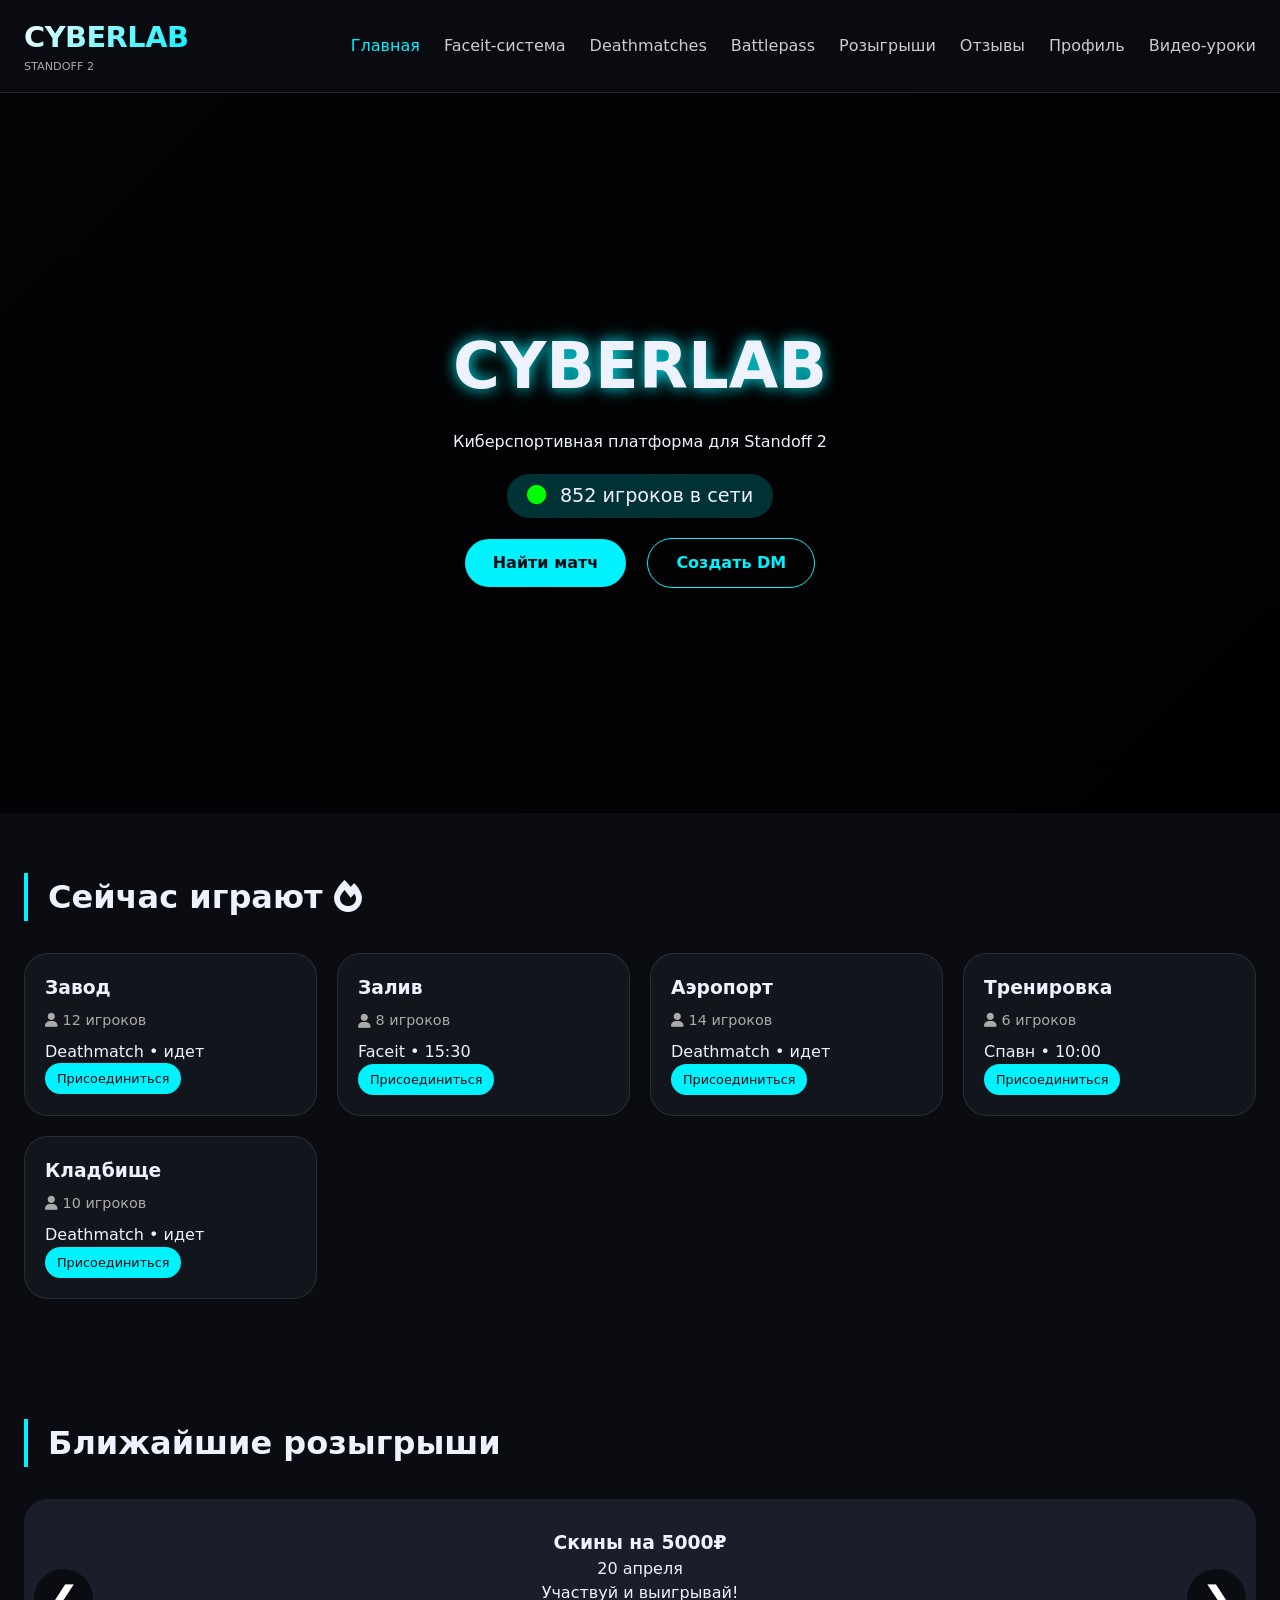
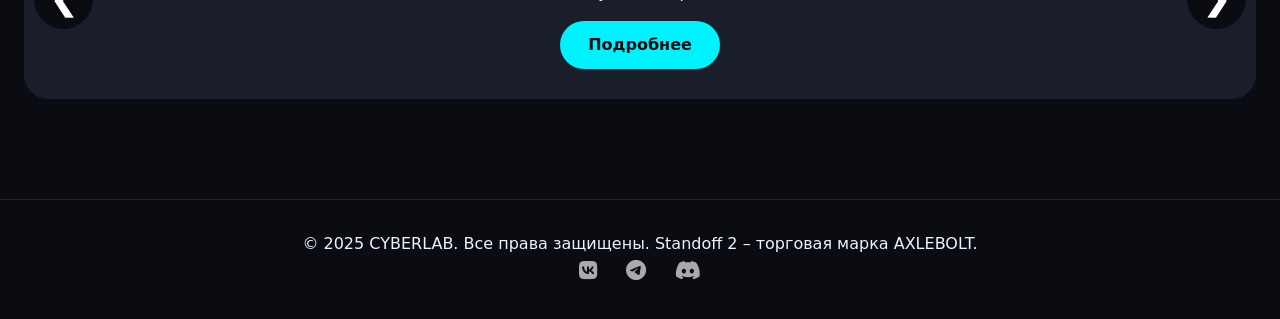
<file: index.html>
<!DOCTYPE html>
<html lang="ru">
<head>
    <meta charset="UTF-8">
    <meta name="viewport" content="width=device-width, initial-scale=1.0, user-scalable=yes">
    <title>CYBERLAB | Standoff 2</title>
    <link rel="stylesheet" href="css/style.css">
    <link rel="stylesheet" href="https://cdnjs.cloudflare.com/ajax/libs/font-awesome/6.0.0-beta3/css/all.min.css">
</head>
<body>
    <header>
        <div class="container">
            <div class="logo">
                <h1>CYBERLAB</h1>
                <span>STANDOFF 2</span>
            </div>
            <nav>
                <ul>
                    <li><a href="index.html" class="active">Главная</a></li>
                    <li><a href="faceit.html">Faceit-система</a></li>
                    <li><a href="deathmatches.html">Deathmatches</a></li>
                    <li><a href="battlepass.html">Battlepass</a></li>
                    <li><a href="giveaways.html">Розыгрыши</a></li>
                    <li><a href="reviews.html">Отзывы</a></li>
                    <li><a href="profile.html">Профиль</a></li>
                    <li><a href="videos.html">Видео-уроки</a></li>
                </ul>
            </nav>
            <div class="burger">
                <i class="fas fa-bars"></i>
            </div>
        </div>
    </header>

    <main>
        <!-- Hero секция -->
        <section class="hero">
            <div class="hero-overlay"></div>
            <div class="container">
                <div class="hero-content">
                    <h1>CYBERLAB</h1>
                    <p>Киберспортивная платформа для Standoff 2</p>
                    <div class="online-counter">
                        <i class="fas fa-circle"></i>
                        <span id="onlineCount">847</span> игроков в сети
                    </div>
                    <div class="hero-buttons">
                        <a href="faceit.html" class="btn-primary">Найти матч</a>
                        <a href="deathmatches.html" class="btn-secondary">Создать DM</a>
                    </div>
                </div>
            </div>
        </section>

        <!-- Блок "Сейчас играют" -->
        <section class="live-matches">
            <div class="container">
                <h2>Сейчас играют <i class="fas fa-fire"></i></h2>
                <div class="matches-grid" id="liveMatches">
                    <!-- JS заполнит -->
                </div>
            </div>
        </section>

        <!-- Карусель анонсов розыгрышей -->
        <section class="giveaway-carousel">
            <div class="container">
                <h2>Ближайшие розыгрыши</h2>
                <div class="carousel-container">
                    <div class="carousel-slide" id="carouselSlide">
                        <!-- JS заполнит -->
                    </div>
                    <button class="carousel-btn prev" id="prevBtn">&#10094;</button>
                    <button class="carousel-btn next" id="nextBtn">&#10095;</button>
                </div>
            </div>
        </section>
    </main>

    <footer>
        <div class="container">
            <p>&copy; 2025 CYBERLAB. Все права защищены. Standoff 2 – торговая марка AXLEBOLT.</p>
            <div class="socials">
                <a href="#"><i class="fab fa-vk"></i></a>
                <a href="#"><i class="fab fa-telegram"></i></a>
                <a href="#"><i class="fab fa-discord"></i></a>
            </div>
        </div>
    </footer>

    <script src="js/main.js"></script>
</body>
</html>
</file>
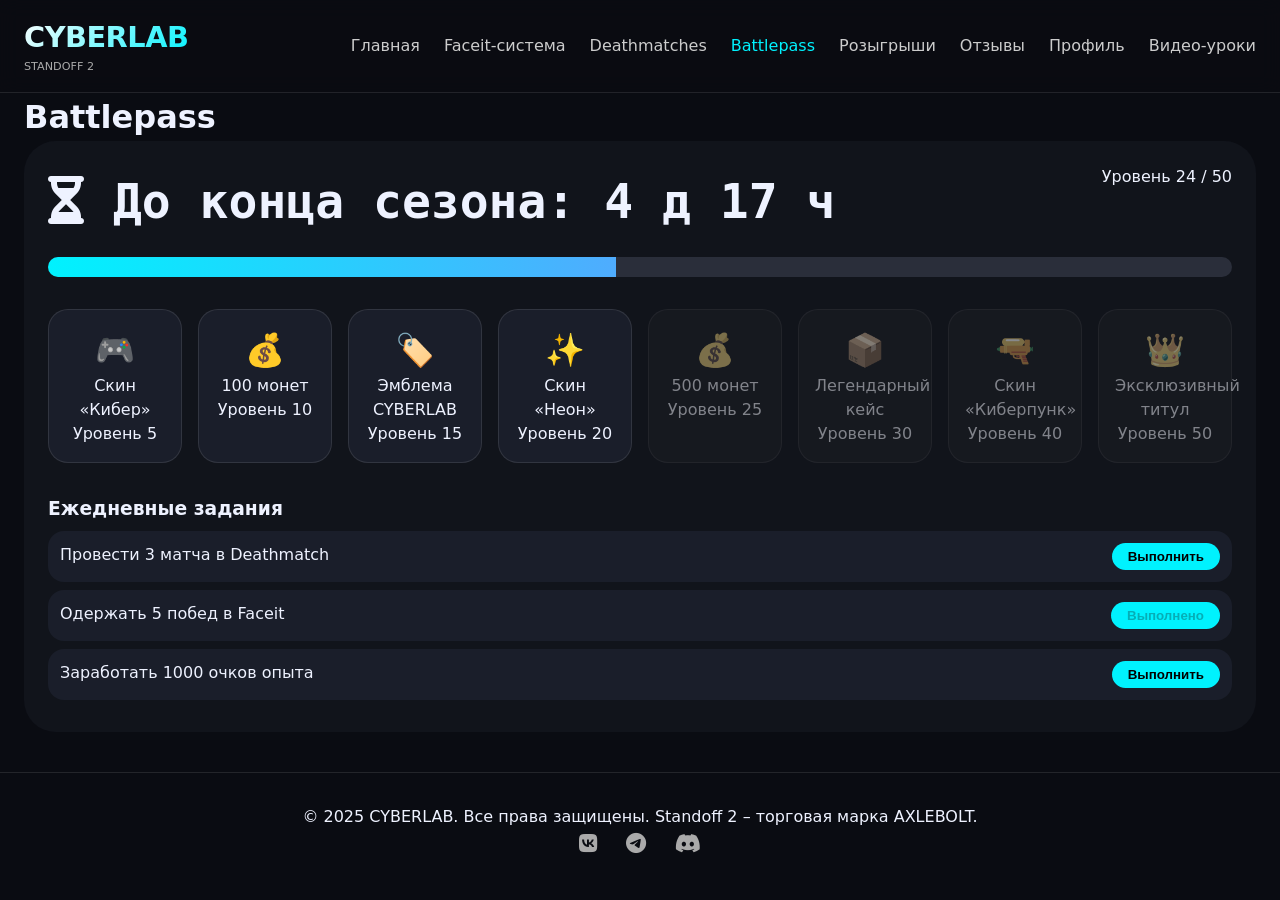
<file: battlepass.html>
<!DOCTYPE html>
<html lang="ru">
<head>
    <meta charset="UTF-8">
    <meta name="viewport" content="width=device-width, initial-scale=1.0">
    <title>Battlepass | CYBERLAB</title>
    <link rel="stylesheet" href="css/style.css">
    <link rel="stylesheet" href="https://cdnjs.cloudflare.com/ajax/libs/font-awesome/6.0.0-beta3/css/all.min.css">
</head>
<body>
    <header>
        <div class="container">
            <div class="logo">
                <h1>CYBERLAB</h1>
                <span>STANDOFF 2</span>
            </div>
            <nav>
                <ul>
                    <li><a href="index.html">Главная</a></li>
                    <li><a href="faceit.html">Faceit-система</a></li>
                    <li><a href="deathmatches.html">Deathmatches</a></li>
                    <li><a href="battlepass.html" class="active">Battlepass</a></li>
                    <li><a href="giveaways.html">Розыгрыши</a></li>
                    <li><a href="reviews.html">Отзывы</a></li>
                    <li><a href="profile.html">Профиль</a></li>
                    <li><a href="videos.html">Видео-уроки</a></li>
                </ul>
            </nav>
            <div class="burger">
                <i class="fas fa-bars"></i>
            </div>
        </div>
    </header>

    <main>
        <div class="container">
            <h1>Battlepass</h1>
            <div class="battlepass-container">
                <div class="bp-header">
                    <div class="timer">
                        <i class="fas fa-hourglass-half"></i> До конца сезона: 
                        <span id="countdown">5 дней 12 часов</span>
                    </div>
                    <div class="level">Уровень <span id="currentLevel">24</span> / 50</div>
                </div>
                <div class="progress-bar-container">
                    <div class="progress-fill" id="bpProgress" style="width: 48%;"></div>
                </div>
                <div class="rewards-grid" id="rewardsGrid"></div>
                <div class="quests">
                    <h3>Ежедневные задания</h3>
                    <ul id="questsList"></ul>
                </div>
            </div>
        </div>
    </main>

    <footer>
        <div class="container">
            <p>&copy; 2025 CYBERLAB. Все права защищены. Standoff 2 – торговая марка AXLEBOLT.</p>
            <div class="socials">
                <a href="#"><i class="fab fa-vk"></i></a>
                <a href="#"><i class="fab fa-telegram"></i></a>
                <a href="#"><i class="fab fa-discord"></i></a>
            </div>
        </div>
    </footer>

    <style>
        .battlepass-container { background: rgba(20,24,32,0.7); border-radius: 32px; padding: 24px; }
        .bp-header { display: flex; justify-content: space-between; margin-bottom: 20px; }
        .progress-bar-container { background: #2a2e3a; border-radius: 20px; height: 20px; overflow: hidden; margin-bottom: 32px; }
        .progress-fill { background: linear-gradient(90deg, #00f2fe, #4facfe); height: 100%; width: 0%; }
        .rewards-grid { display: grid; grid-template-columns: repeat(auto-fit, minmax(120px, 1fr)); gap: 16px; margin-bottom: 32px; }
        .reward-card { background: #1a1e2a; border-radius: 20px; padding: 16px; text-align: center; border: 1px solid rgba(255,255,255,0.1); }
        .reward-card.locked { opacity: 0.5; filter: grayscale(0.5); }
        .quests ul { list-style: none; }
        .quests li { background: #1a1e2a; margin: 8px 0; padding: 12px; border-radius: 16px; display: flex; justify-content: space-between; }
        .quest-btn { background: #00f2fe; border: none; padding: 6px 16px; border-radius: 20px; cursor: pointer; }
    </style>

    <script>
        const rewards = [
            { level: 5, name: "Скин «Кибер»", icon: "🎮" },
            { level: 10, name: "100 монет", icon: "💰" },
            { level: 15, name: "Эмблема CYBERLAB", icon: "🏷️" },
            { level: 20, name: "Скин «Неон»", icon: "✨" },
            { level: 25, name: "500 монет", icon: "💰" },
            { level: 30, name: "Легендарный кейс", icon: "📦" },
            { level: 40, name: "Скин «Киберпунк»", icon: "🔫" },
            { level: 50, name: "Эксклюзивный титул", icon: "👑" }
        ];
        const currentLevel = 24;
        const quests = [
            { text: "Провести 3 матча в Deathmatch", completed: false },
            { text: "Одержать 5 побед в Faceit", completed: true },
            { text: "Заработать 1000 очков опыта", completed: false }
        ];

        function renderBattlepass() {
            const container = document.getElementById("rewardsGrid");
            container.innerHTML = rewards.map(r => `
                <div class="reward-card ${r.level > currentLevel ? 'locked' : ''}">
                    <div style="font-size: 2rem;">${r.icon}</div>
                    <div>${r.name}</div>
                    <div>Уровень ${r.level}</div>
                </div>
            `).join("");
            document.getElementById("currentLevel").innerText = currentLevel;
            document.getElementById("bpProgress").style.width = `${(currentLevel / 50) * 100}%`;
            const questList = document.getElementById("questsList");
            questList.innerHTML = quests.map(q => `
                <li>
                    <span>${q.text}</span>
                    <button class="quest-btn" ${q.completed ? 'disabled' : ''}>${q.completed ? 'Выполнено' : 'Выполнить'}</button>
                </li>
            `).join("");
        }
        renderBattlepass();

        // Таймер до конца сезона (имитация)
        function updateCountdown() {
            const target = new Date();
            target.setDate(target.getDate() + 5);
            target.setHours(12,0,0);
            const now = new Date();
            const diff = target - now;
            if (diff <= 0) {
                document.getElementById("countdown").innerText = "Сезон завершён!";
                return;
            }
            const days = Math.floor(diff / (1000*60*60*24));
            const hours = Math.floor((diff % (86400000)) / 3600000);
            document.getElementById("countdown").innerText = `${days} д ${hours} ч`;
        }
        updateCountdown();
        setInterval(updateCountdown, 3600000);
    </script>
    <script src="js/main.js"></script>
</body>
</html>
</file>
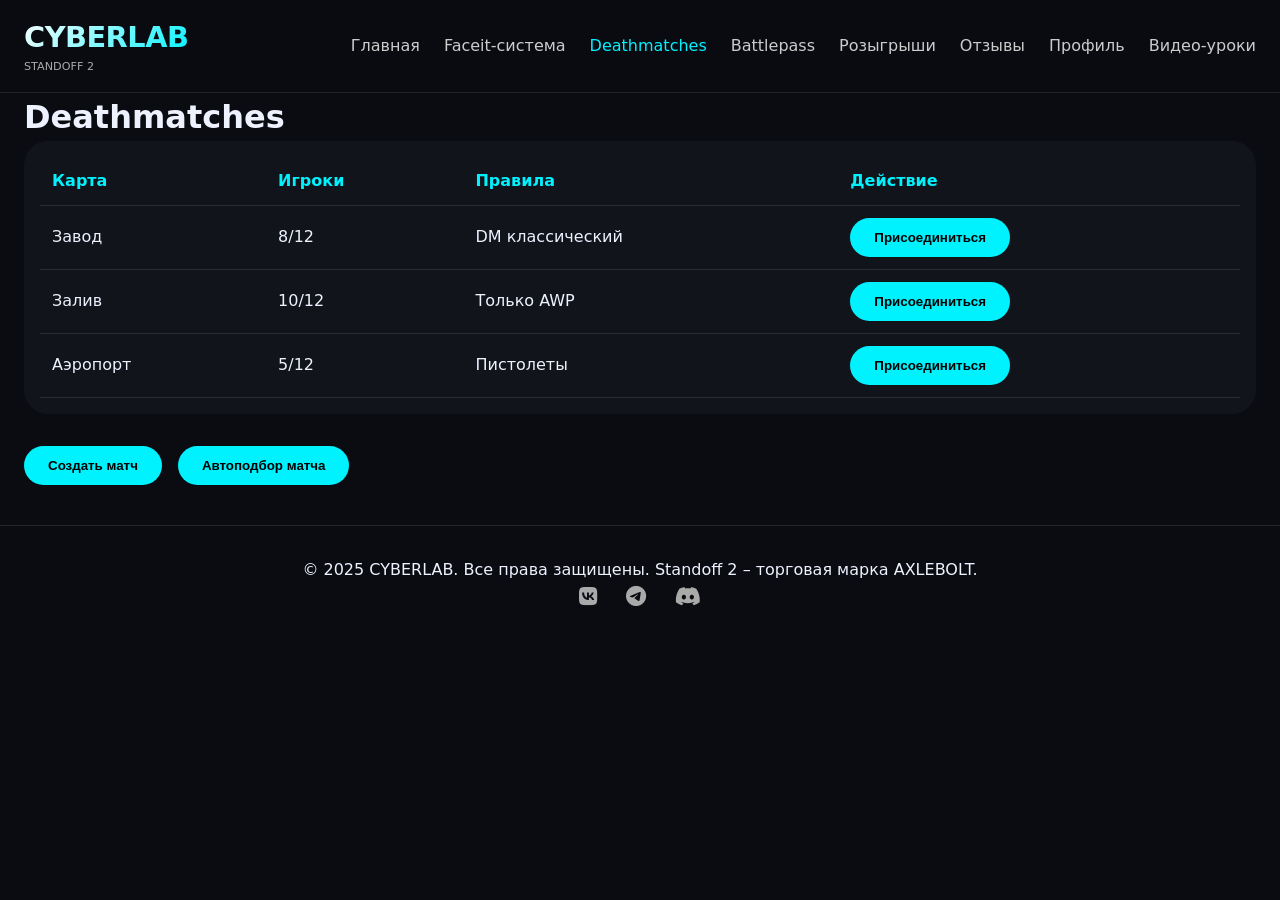
<file: deathmatches.html>
<!DOCTYPE html>
<html lang="ru">
<head>
    <meta charset="UTF-8">
    <meta name="viewport" content="width=device-width, initial-scale=1.0">
    <title>Deathmatches | CYBERLAB</title>
    <link rel="stylesheet" href="css/style.css">
    <link rel="stylesheet" href="https://cdnjs.cloudflare.com/ajax/libs/font-awesome/6.0.0-beta3/css/all.min.css">
</head>
<body>
    <header>
        <div class="container">
            <div class="logo">
                <h1>CYBERLAB</h1>
                <span>STANDOFF 2</span>
            </div>
            <nav>
                <ul>
                    <li><a href="index.html">Главная</a></li>
                    <li><a href="faceit.html">Faceit-система</a></li>
                    <li><a href="deathmatches.html" class="active">Deathmatches</a></li>
                    <li><a href="battlepass.html">Battlepass</a></li>
                    <li><a href="giveaways.html">Розыгрыши</a></li>
                    <li><a href="reviews.html">Отзывы</a></li>
                    <li><a href="profile.html">Профиль</a></li>
                    <li><a href="videos.html">Видео-уроки</a></li>
                </ul>
            </nav>
            <div class="burger">
                <i class="fas fa-bars"></i>
            </div>
        </div>
    </header>

    <main>
        <div class="container">
            <h1>Deathmatches</h1>
            <div class="table-container">
                <table id="deathmatchTable">
                    <thead>
                        <tr><th>Карта</th><th>Игроки</th><th>Правила</th><th>Действие</th></tr>
                    </thead>
                    <tbody>
                        <tr><td>Завод</td><td>8/12</td><td>DM классический</td><td><button class="join-btn">Присоединиться</button></td></tr>
                        <tr><td>Залив</td><td>10/12</td><td>Только AWP</td><td><button class="join-btn">Присоединиться</button></td></tr>
                        <tr><td>Аэропорт</td><td>5/12</td><td>Пистолеты</td><td><button class="join-btn">Присоединиться</button></td></tr>
                    </tbody>
                </table>
            </div>
            <div style="margin-top: 32px; display: flex; gap: 16px;">
                <button id="createMatchBtn">Создать матч</button>
                <button id="autoMatchBtn">Автоподбор матча</button>
            </div>
        </div>
    </main>

    <!-- Модальное окно автоподбора -->
    <div id="autoMatchModal" class="modal">
        <div class="modal-content">
            <div class="spinner"></div>
            <p id="autoModalMessage">Поиск подходящего матча...</p>
        </div>
    </div>

    <footer>
        <div class="container">
            <p>&copy; 2025 CYBERLAB. Все права защищены. Standoff 2 – торговая марка AXLEBOLT.</p>
            <div class="socials">
                <a href="#"><i class="fab fa-vk"></i></a>
                <a href="#"><i class="fab fa-telegram"></i></a>
                <a href="#"><i class="fab fa-discord"></i></a>
            </div>
        </div>
    </footer>

    <script src="js/main.js"></script>
</body>
</html>
</file>
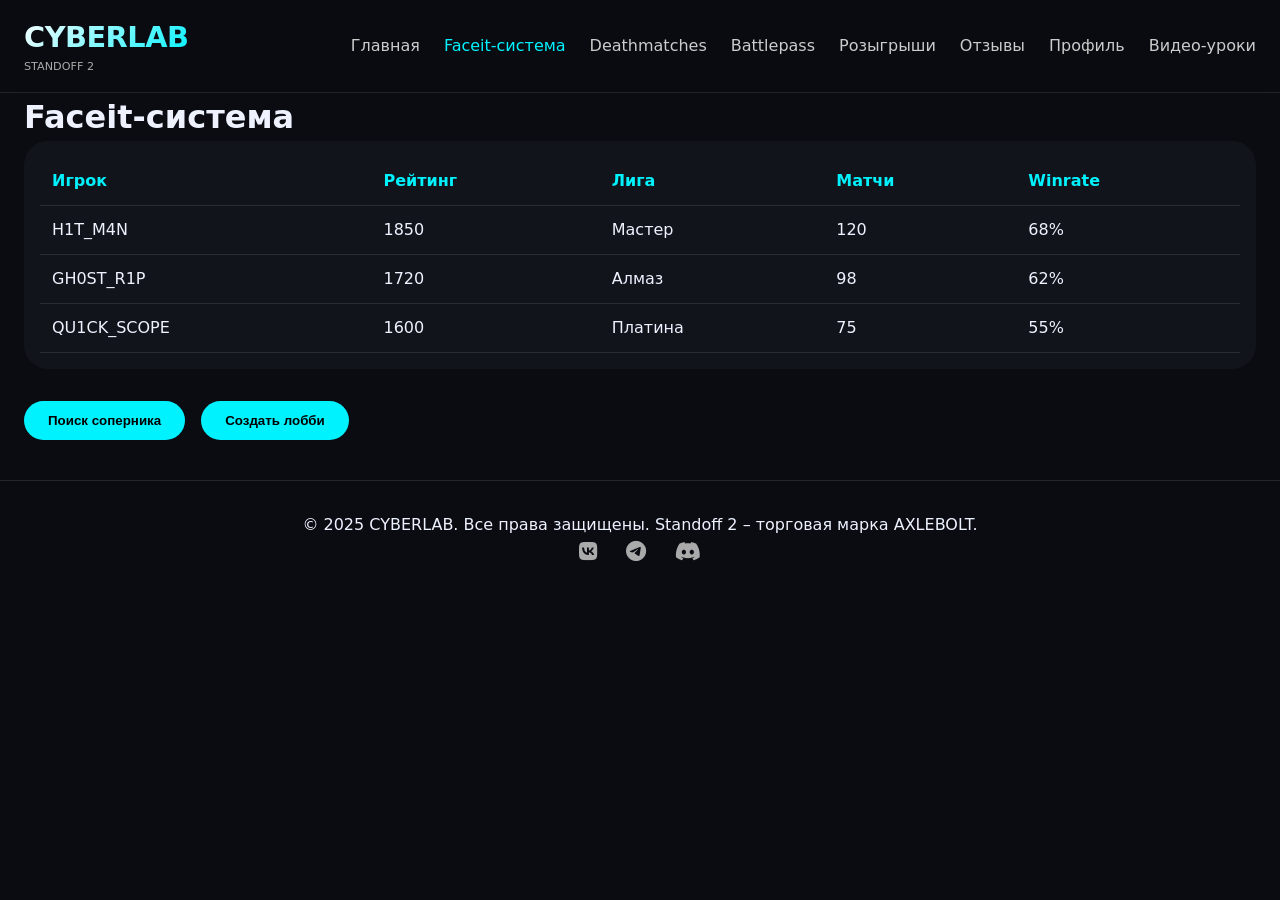
<file: faceit.html>
<!DOCTYPE html>
<html lang="ru">
<head>
    <meta charset="UTF-8">
    <meta name="viewport" content="width=device-width, initial-scale=1.0">
    <title>Faceit-система | CYBERLAB</title>
    <link rel="stylesheet" href="css/style.css">
    <link rel="stylesheet" href="https://cdnjs.cloudflare.com/ajax/libs/font-awesome/6.0.0-beta3/css/all.min.css">
</head>
<body>
    <header>
        <div class="container">
            <div class="logo">
                <h1>CYBERLAB</h1>
                <span>STANDOFF 2</span>
            </div>
            <nav>
                <ul>
                    <li><a href="index.html">Главная</a></li>
                    <li><a href="faceit.html" class="active">Faceit-система</a></li>
                    <li><a href="deathmatches.html">Deathmatches</a></li>
                    <li><a href="battlepass.html">Battlepass</a></li>
                    <li><a href="giveaways.html">Розыгрыши</a></li>
                    <li><a href="reviews.html">Отзывы</a></li>
                    <li><a href="profile.html">Профиль</a></li>
                    <li><a href="videos.html">Видео-уроки</a></li>
                </ul>
            </nav>
            <div class="burger">
                <i class="fas fa-bars"></i>
            </div>
        </div>
    </header>

    <main>
        <div class="container">
            <h1>Faceit-система</h1>
            <div class="table-container">
                <table id="faceitTable">
                    <thead>
                        <tr><th>Игрок</th><th>Рейтинг</th><th>Лига</th><th>Матчи</th><th>Winrate</th></tr>
                    </thead>
                    <tbody>
                        <tr><td>H1T_M4N</td><td>1850</td><td>Мастер</td><td>120</td><td>68%</td></tr>
                        <tr><td>GH0ST_R1P</td><td>1720</td><td>Алмаз</td><td>98</td><td>62%</td></tr>
                        <tr><td>QU1CK_SCOPE</td><td>1600</td><td>Платина</td><td>75</td><td>55%</td></tr>
                    </tbody>
                </table>
            </div>
            <div style="margin-top: 32px; display: flex; gap: 16px;">
                <button id="findMatchBtn">Поиск соперника</button>
                <button id="createLobbyBtn">Создать лобби</button>
            </div>
        </div>
    </main>

    <!-- Модальное окно поиска соперника -->
    <div id="searchModal" class="modal">
        <div class="modal-content">
            <div class="spinner"></div>
            <p id="modalMessage">Поиск соперника...</p>
        </div>
    </div>

    <footer>
        <div class="container">
            <p>&copy; 2025 CYBERLAB. Все права защищены. Standoff 2 – торговая марка AXLEBOLT.</p>
            <div class="socials">
                <a href="#"><i class="fab fa-vk"></i></a>
                <a href="#"><i class="fab fa-telegram"></i></a>
                <a href="#"><i class="fab fa-discord"></i></a>
            </div>
        </div>
    </footer>

    <script src="js/main.js"></script>
</body>
</html>
</file>
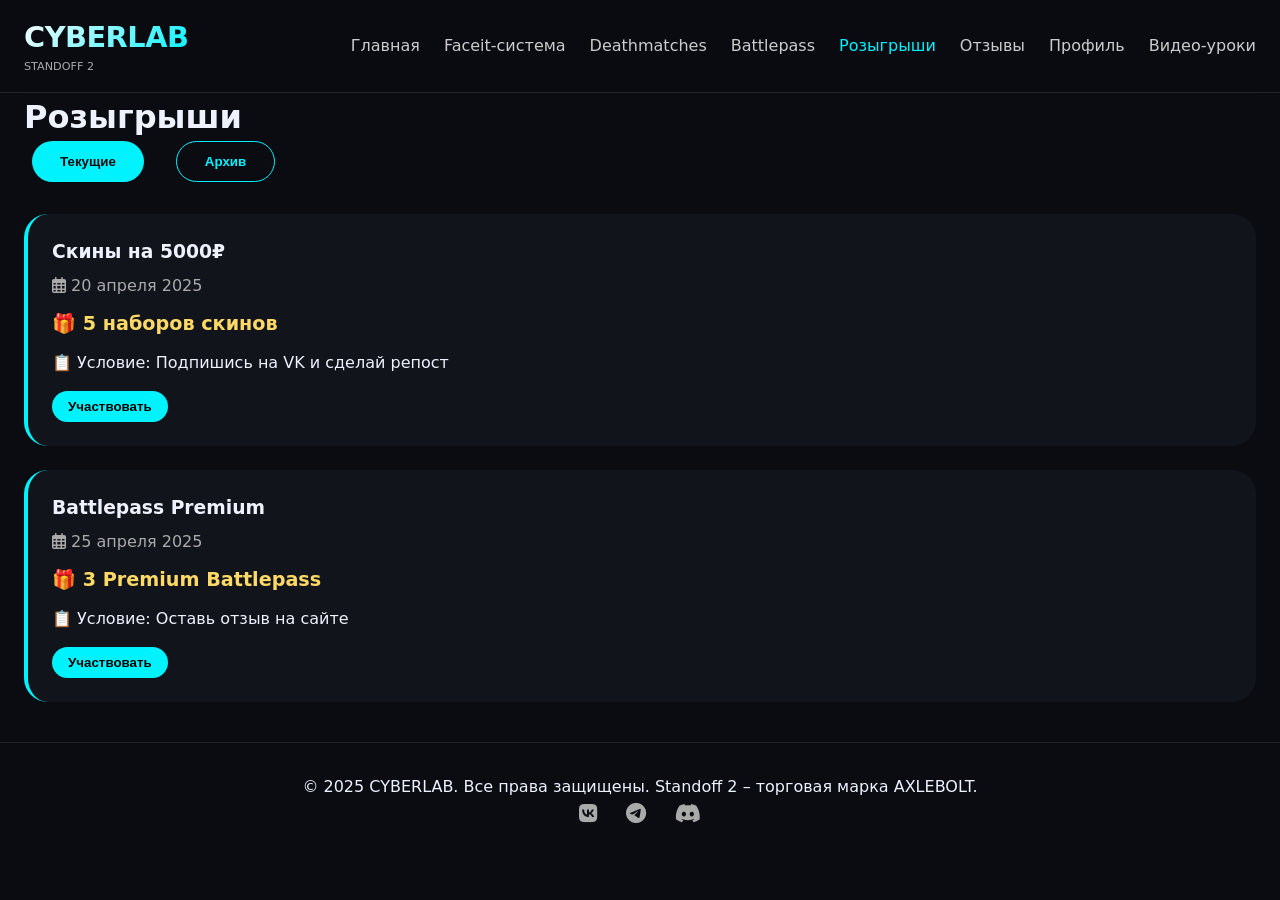
<file: giveaways.html>
<!DOCTYPE html>
<html lang="ru">
<head>
    <meta charset="UTF-8">
    <meta name="viewport" content="width=device-width, initial-scale=1.0">
    <title>Розыгрыши | CYBERLAB</title>
    <link rel="stylesheet" href="css/style.css">
    <link rel="stylesheet" href="https://cdnjs.cloudflare.com/ajax/libs/font-awesome/6.0.0-beta3/css/all.min.css">
</head>
<body>
    <header>
        <div class="container">
            <div class="logo">
                <h1>CYBERLAB</h1>
                <span>STANDOFF 2</span>
            </div>
            <nav>
                <ul>
                    <li><a href="index.html">Главная</a></li>
                    <li><a href="faceit.html">Faceit-система</a></li>
                    <li><a href="deathmatches.html">Deathmatches</a></li>
                    <li><a href="battlepass.html">Battlepass</a></li>
                    <li><a href="giveaways.html" class="active">Розыгрыши</a></li>
                    <li><a href="reviews.html">Отзывы</a></li>
                    <li><a href="profile.html">Профиль</a></li>
                    <li><a href="videos.html">Видео-уроки</a></li>
                </ul>
            </nav>
            <div class="burger">
                <i class="fas fa-bars"></i>
            </div>
        </div>
    </header>

    <main>
        <div class="container">
            <h1>Розыгрыши</h1>
            <div class="giveaway-tabs">
                <button id="tabCurrent" class="btn-primary active">Текущие</button>
                <button id="tabArchived" class="btn-secondary">Архив</button>
            </div>
            <div id="currentGiveaways" class="giveaway-list"></div>
            <div id="archivedGiveaways" class="giveaway-list" style="display:none;"></div>
        </div>
    </main>

    <footer>
        <div class="container">
            <p>&copy; 2025 CYBERLAB. Все права защищены. Standoff 2 – торговая марка AXLEBOLT.</p>
            <div class="socials">
                <a href="#"><i class="fab fa-vk"></i></a>
                <a href="#"><i class="fab fa-telegram"></i></a>
                <a href="#"><i class="fab fa-discord"></i></a>
            </div>
        </div>
    </footer>

    <style>
        .giveaway-tabs { margin-bottom: 32px; display: flex; gap: 16px; }
        .giveaway-list { display: grid; gap: 24px; }
        .giveaway-card { background: rgba(20,24,32,0.7); border-radius: 24px; padding: 24px; border-left: 4px solid #00f2fe; }
        .giveaway-card h3 { margin-bottom: 8px; }
        .giveaway-card .date { color: #aaa; margin-bottom: 12px; }
        .giveaway-card .prize { font-size: 1.2rem; font-weight: bold; color: #ffd966; margin-bottom: 12px; }
        .giveaway-card .condition { margin-bottom: 16px; }
        .btn-small { background: #00f2fe; border: none; padding: 8px 16px; border-radius: 40px; cursor: pointer; }
    </style>

    <script>
        const currentGiveaways = [
            { title: "Скины на 5000₽", date: "20 апреля 2025", prize: "5 наборов скинов", condition: "Подпишись на VK и сделай репост", link: "#" },
            { title: "Battlepass Premium", date: "25 апреля 2025", prize: "3 Premium Battlepass", condition: "Оставь отзыв на сайте", link: "#" }
        ];
        const archivedGiveaways = [
            { title: "Игровая мышь HyperX", date: "10 апреля 2025", winner: "Ghost_R1P", prize: "Мышь HyperX Pulsefire" },
            { title: "1000 монет", date: "5 апреля 2025", winner: "H1T_M4N", prize: "1000 внутриигровых монет" }
        ];

        function renderCurrent() {
            const container = document.getElementById("currentGiveaways");
            container.innerHTML = currentGiveaways.map(g => `
                <div class="giveaway-card">
                    <h3>${g.title}</h3>
                    <div class="date"><i class="far fa-calendar-alt"></i> ${g.date}</div>
                    <div class="prize">🎁 ${g.prize}</div>
                    <div class="condition">📋 Условие: ${g.condition}</div>
                    <button class="btn-small participate-btn" data-title="${g.title}">Участвовать</button>
                </div>
            `).join("");
            document.querySelectorAll('.participate-btn').forEach(btn => {
                btn.addEventListener('click', () => alert(`Вы участвуете в розыгрыше "${btn.dataset.title}"! Удачи!`));
            });
        }
        function renderArchived() {
            const container = document.getElementById("archivedGiveaways");
            container.innerHTML = archivedGiveaways.map(g => `
                <div class="giveaway-card">
                    <h3>${g.title}</h3>
                    <div class="date"><i class="far fa-calendar-alt"></i> ${g.date}</div>
                    <div class="prize">🏆 ${g.prize}</div>
                    <div>Победитель: <strong>${g.winner}</strong></div>
                </div>
            `).join("");
        }

        document.getElementById("tabCurrent")?.addEventListener("click", () => {
            document.getElementById("currentGiveaways").style.display = "grid";
            document.getElementById("archivedGiveaways").style.display = "none";
            document.getElementById("tabCurrent").classList.add("btn-primary");
            document.getElementById("tabCurrent").classList.remove("btn-secondary");
            document.getElementById("tabArchived").classList.add("btn-secondary");
            document.getElementById("tabArchived").classList.remove("btn-primary");
        });
        document.getElementById("tabArchived")?.addEventListener("click", () => {
            document.getElementById("currentGiveaways").style.display = "none";
            document.getElementById("archivedGiveaways").style.display = "grid";
            document.getElementById("tabArchived").classList.add("btn-primary");
            document.getElementById("tabArchived").classList.remove("btn-secondary");
            document.getElementById("tabCurrent").classList.add("btn-secondary");
            document.getElementById("tabCurrent").classList.remove("btn-primary");
        });
        renderCurrent();
        renderArchived();
    </script>
    <script src="js/main.js"></script>
</body>
</html>
</file>
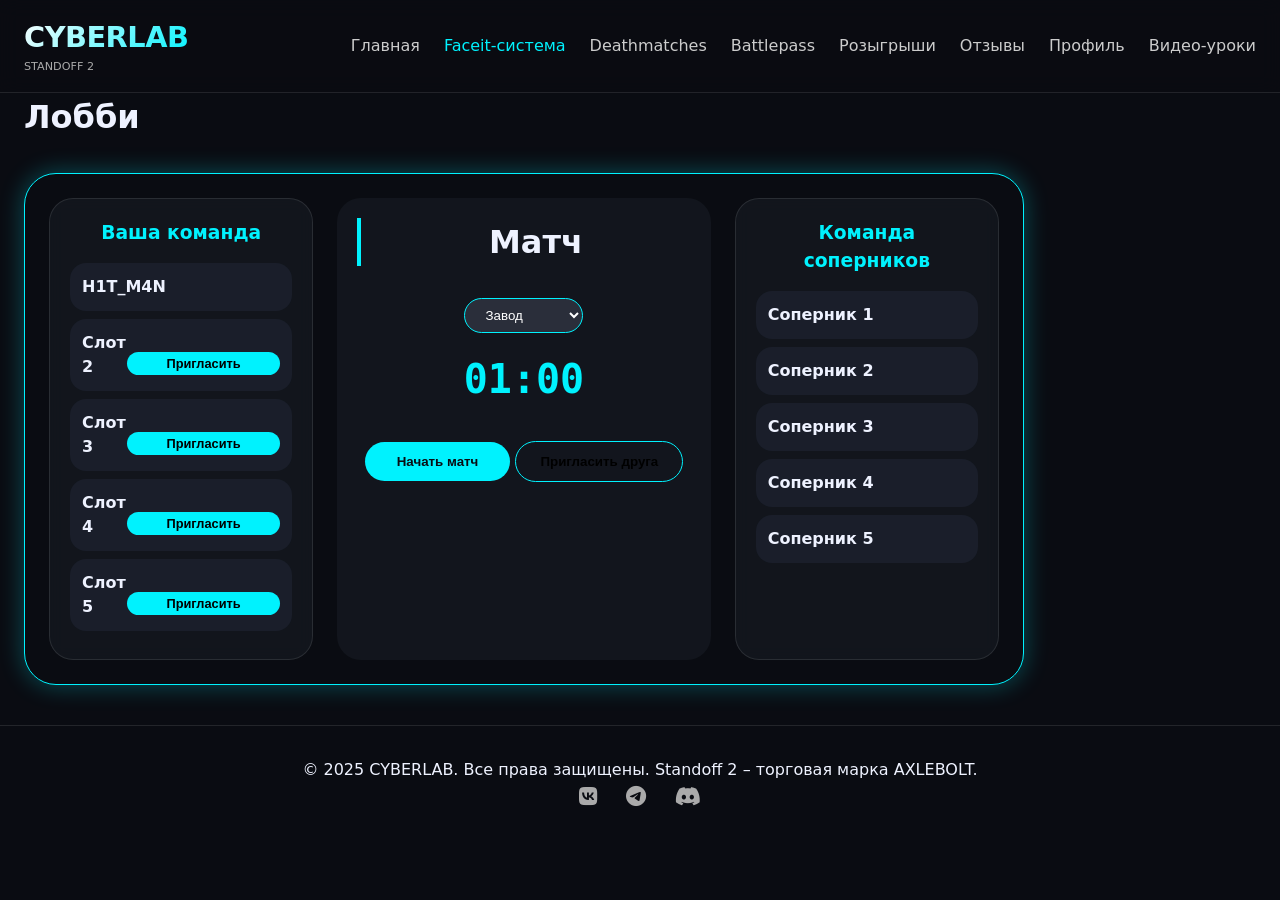
<file: lobby.html>
<!DOCTYPE html>
<html lang="ru">
<head>
    <meta charset="UTF-8">
    <meta name="viewport" content="width=device-width, initial-scale=1.0">
    <title>Лобби | CYBERLAB</title>
    <link rel="stylesheet" href="css/style.css">
    <link rel="stylesheet" href="https://cdnjs.cloudflare.com/ajax/libs/font-awesome/6.0.0-beta3/css/all.min.css">
    <style>
        /* Дополнительные стили для лобби */
        .lobby-container {
            display: flex;
            justify-content: space-between;
            gap: 24px;
            margin: 32px 0;
            flex-wrap: wrap;
        }
        .team-card {
            flex: 1;
            background: rgba(20,24,32,0.8);
            backdrop-filter: blur(8px);
            border-radius: 24px;
            padding: 20px;
            border: 1px solid rgba(255,255,255,0.1);
        }
        .team-card h3 {
            text-align: center;
            margin-bottom: 16px;
            color: #00f2fe;
        }
        .player-slot {
            background: #1a1e2a;
            margin: 8px 0;
            padding: 12px;
            border-radius: 16px;
            display: flex;
            justify-content: space-between;
            align-items: center;
        }
        .player-slot .name {
            font-weight: bold;
        }
        .player-slot .invite-btn {
            background: #00f2fe;
            border: none;
            padding: 4px 12px;
            border-radius: 20px;
            cursor: pointer;
            font-size: 0.8rem;
        }
        .center-info {
            flex: 1.5;
            text-align: center;
            background: rgba(20,24,32,0.8);
            border-radius: 24px;
            padding: 20px;
        }
        .map-select {
            margin: 16px 0;
        }
        .map-select select {
            background: #2a2e3a;
            color: white;
            border: 1px solid #00f2fe;
            padding: 8px 16px;
            border-radius: 40px;
        }
        .timer {
            font-size: 2.5rem;
            font-weight: bold;
            color: #00f2fe;
            margin: 16px 0;
        }
        .start-btn {
            background: #00f2fe;
            color: #0a0c12;
            padding: 12px 32px;
            border: none;
            border-radius: 40px;
            font-weight: bold;
            cursor: pointer;
        }
        @media (max-width: 768px) {
            .lobby-container {
                flex-direction: column;
            }
        }
    </style>
</head>
<body>
    <header>
        <div class="container">
            <div class="logo">
                <h1>CYBERLAB</h1>
                <span>STANDOFF 2</span>
            </div>
            <nav>
                <ul>
                    <li><a href="index.html">Главная</a></li>
                    <li><a href="faceit.html" class="active">Faceit-система</a></li>
                    <li><a href="deathmatches.html">Deathmatches</a></li>
                    <li><a href="battlepass.html">Battlepass</a></li>
                    <li><a href="giveaways.html">Розыгрыши</a></li>
                    <li><a href="reviews.html">Отзывы</a></li>
                    <li><a href="profile.html">Профиль</a></li>
                    <li><a href="videos.html">Видео-уроки</a></li>
                </ul>
            </nav>
            <div class="burger">
                <i class="fas fa-bars"></i>
            </div>
        </div>
    </header>

    <main>
        <div class="container">
            <h1>Лобби</h1>
            <div class="lobby-container">
                <!-- Левая таблица (наша команда) -->
                <div class="team-card">
                    <h3>Ваша команда</h3>
                    <div id="myTeamSlots">
                        <!-- JS заполнит -->
                    </div>
                </div>

                <!-- Центральная информация -->
                <div class="center-info">
                    <h2>Матч</h2>
                    <div class="map-select">
                        <select id="mapSelect">
                            <option value="Завод">Завод</option>
                            <option value="Залив">Залив</option>
                            <option value="Аэропорт">Аэропорт</option>
                            <option value="Кладбище">Кладбище</option>
                        </select>
                    </div>
                    <div class="timer" id="timer">00:00</div>
                    <button id="startMatchBtn" class="start-btn">Начать матч</button>
                    <button id="inviteFriendBtn" style="margin-top: 16px; background: transparent; border: 1px solid #00f2fe;">Пригласить друга</button>
                </div>

                <!-- Правая таблица (команда соперников) -->
                <div class="team-card">
                    <h3>Команда соперников</h3>
                    <div id="enemyTeamSlots">
                        <!-- JS заполнит -->
                    </div>
                </div>
            </div>
        </div>
    </main>

    <footer>
        <div class="container">
            <p>&copy; 2025 CYBERLAB. Все права защищены. Standoff 2 – торговая марка AXLEBOLT.</p>
            <div class="socials">
                <a href="#"><i class="fab fa-vk"></i></a>
                <a href="#"><i class="fab fa-telegram"></i></a>
                <a href="#"><i class="fab fa-discord"></i></a>
            </div>
        </div>
    </footer>

    <script src="js/main.js"></script>
</body>
</html>
</file>
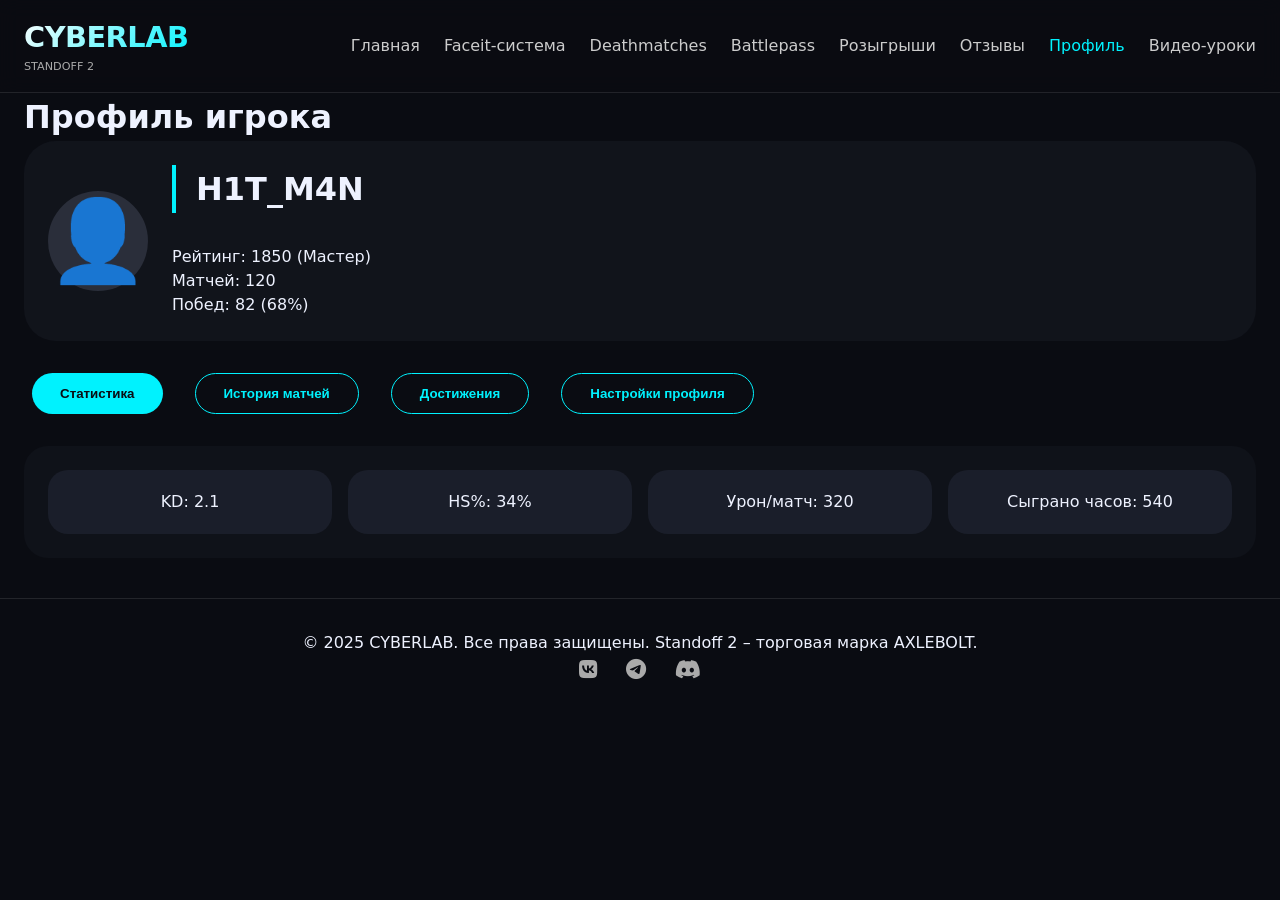
<file: profile.html>
<!DOCTYPE html>
<html lang="ru">
<head>
    <meta charset="UTF-8">
    <meta name="viewport" content="width=device-width, initial-scale=1.0">
    <title>Профиль | CYBERLAB</title>
    <link rel="stylesheet" href="css/style.css">
    <link rel="stylesheet" href="https://cdnjs.cloudflare.com/ajax/libs/font-awesome/6.0.0-beta3/css/all.min.css">
</head>
<body>
    <header>
        <div class="container">
            <div class="logo">
                <h1>CYBERLAB</h1>
                <span>STANDOFF 2</span>
            </div>
            <nav>
                <ul>
                    <li><a href="index.html">Главная</a></li>
                    <li><a href="faceit.html">Faceit-система</a></li>
                    <li><a href="deathmatches.html">Deathmatches</a></li>
                    <li><a href="battlepass.html">Battlepass</a></li>
                    <li><a href="giveaways.html">Розыгрыши</a></li>
                    <li><a href="reviews.html">Отзывы</a></li>
                    <li><a href="profile.html" class="active">Профиль</a></li>
                    <li><a href="videos.html">Видео-уроки</a></li>
                </ul>
            </nav>
            <div class="burger">
                <i class="fas fa-bars"></i>
            </div>
        </div>
    </header>

    <main>
        <div class="container">
            <h1>Профиль игрока</h1>
            <div class="profile-header">
                <div class="avatar">👤</div>
                <div class="info">
                    <h2 id="playerNick">H1T_M4N</h2>
                    <div>Рейтинг: <span id="playerRating">1850</span> (Мастер)</div>
                    <div>Матчей: <span id="playerMatches">120</span></div>
                    <div>Побед: <span id="playerWins">82</span> (68%)</div>
                </div>
            </div>
            <div class="profile-tabs">
                <button id="tabStats" class="btn-primary active">Статистика</button>
                <button id="tabHistory" class="btn-secondary">История матчей</button>
                <button id="tabAchievements" class="btn-secondary">Достижения</button>
                <button id="tabSettings" class="btn-secondary">Настройки профиля</button>
            </div>
            <div id="statsPanel" class="profile-panel">
                <div class="stats-grid">
                    <div class="stat-card">KD: <span id="kd">2.1</span></div>
                    <div class="stat-card">HS%: <span id="hs">34%</span></div>
                    <div class="stat-card">Урон/матч: <span id="dmg">320</span></div>
                    <div class="stat-card">Сыграно часов: <span id="hours">540</span></div>
                </div>
            </div>
            <div id="historyPanel" class="profile-panel" style="display:none;">
                <div class="table-container">
                    <table id="matchesHistory">
                        <thead><tr><th>Дата</th><th>Режим</th><th>Карта</th><th>Результат</th><th>Счёт</th></tr></thead>
                        <tbody></tbody>
                    </table>
                </div>
            </div>
            <div id="achievementsPanel" class="profile-panel" style="display:none;">
                <div class="achievements-list" id="achievementsList"></div>
            </div>
            <div id="settingsPanel" class="profile-panel" style="display:none;">
                <div class="settings-form">
                    <label>Видимость профиля:</label>
                    <select id="visibilitySelect">
                        <option value="public">Публичный</option>
                        <option value="private">Только друзьям</option>
                    </select>
                    <button id="saveSettingsBtn" class="btn-primary">Сохранить</button>
                </div>
            </div>
        </div>
    </main>

    <footer>
        <div class="container">
            <p>&copy; 2025 CYBERLAB. Все права защищены. Standoff 2 – торговая марка AXLEBOLT.</p>
            <div class="socials">
                <a href="#"><i class="fab fa-vk"></i></a>
                <a href="#"><i class="fab fa-telegram"></i></a>
                <a href="#"><i class="fab fa-discord"></i></a>
            </div>
        </div>
    </footer>

    <style>
        .profile-header { display: flex; gap: 24px; align-items: center; background: rgba(20,24,32,0.7); border-radius: 32px; padding: 24px; margin-bottom: 32px; }
        .avatar { font-size: 5rem; background: #2a2e3a; width: 100px; height: 100px; border-radius: 50%; display: flex; align-items: center; justify-content: center; }
        .profile-tabs { display: flex; gap: 16px; margin-bottom: 32px; flex-wrap: wrap; }
        .profile-panel { background: rgba(20,24,32,0.5); border-radius: 24px; padding: 24px; }
        .stats-grid { display: grid; grid-template-columns: repeat(auto-fit, minmax(150px, 1fr)); gap: 16px; }
        .stat-card { background: #1a1e2a; padding: 20px; border-radius: 20px; text-align: center; }
        .achievements-list { display: flex; flex-wrap: wrap; gap: 16px; }
        .achievement { background: #1a1e2a; border-radius: 20px; padding: 16px; width: 150px; text-align: center; }
        .settings-form { max-width: 400px; }
        .settings-form select { margin: 12px 0; }
    </style>

    <script>
        const matchesHistory = [
            { date: "2025-04-18", mode: "Deathmatch", map: "Завод", result: "Победа", score: "16:12" },
            { date: "2025-04-17", mode: "Faceit", map: "Залив", result: "Поражение", score: "10:13" },
            { date: "2025-04-16", mode: "Deathmatch", map: "Аэропорт", result: "Победа", score: "20:15" },
            { date: "2025-04-15", mode: "Faceit", map: "Кладбище", result: "Победа", score: "13:11" }
        ];
        const achievements = [
            { name: "Мастер клинча", desc: "Выиграть 10 матчей подряд" },
            { name: "Снайпер", desc: "Сделать 1000 хедшотов" },
            { name: "Ветеран", desc: "Сыграть 100 матчей" }
        ];

        function renderHistory() {
            const tbody = document.querySelector("#matchesHistory tbody");
            tbody.innerHTML = matchesHistory.map(m => `
                <tr><td>${m.date}</td><td>${m.mode}</td><td>${m.map}</td><td style="color:${m.result === 'Победа' ? '#4caf50' : '#f44336'}">${m.result}</td><td>${m.score}</td></tr>
            `).join("");
        }
        function renderAchievements() {
            const container = document.getElementById("achievementsList");
            container.innerHTML = achievements.map(a => `
                <div class="achievement"><i class="fas fa-trophy"></i><br><strong>${a.name}</strong><br><small>${a.desc}</small></div>
            `).join("");
        }

        document.getElementById("tabStats")?.addEventListener("click", () => switchPanel("stats"));
        document.getElementById("tabHistory")?.addEventListener("click", () => switchPanel("history"));
        document.getElementById("tabAchievements")?.addEventListener("click", () => switchPanel("achievements"));
        document.getElementById("tabSettings")?.addEventListener("click", () => switchPanel("settings"));

        function switchPanel(panel) {
            document.getElementById("statsPanel").style.display = "none";
            document.getElementById("historyPanel").style.display = "none";
            document.getElementById("achievementsPanel").style.display = "none";
            document.getElementById("settingsPanel").style.display = "none";
            document.getElementById(`${panel}Panel`).style.display = "block";
            // обновляем стили кнопок
            [document.getElementById("tabStats"), document.getElementById("tabHistory"), document.getElementById("tabAchievements"), document.getElementById("tabSettings")].forEach(btn => {
                btn.classList.add("btn-secondary");
                btn.classList.remove("btn-primary");
            });
            document.getElementById(`tab${panel.charAt(0).toUpperCase() + panel.slice(1)}`).classList.add("btn-primary");
        }

        renderHistory();
        renderAchievements();

        document.getElementById("saveSettingsBtn")?.addEventListener("click", () => {
            alert("Настройки сохранены (демо)");
        });
    </script>
    <script src="js/main.js"></script>
</body>
</html>
</file>
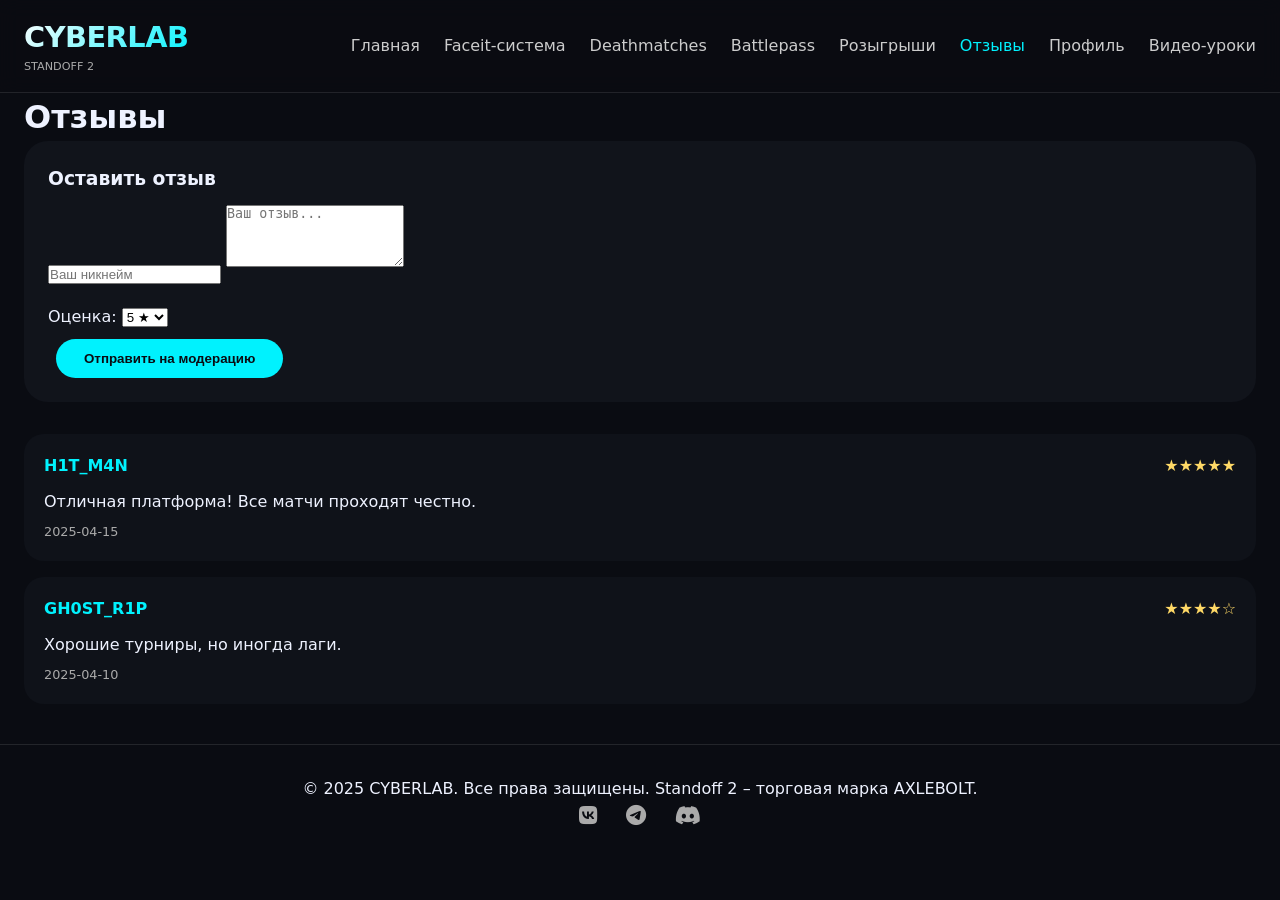
<file: reviews.html>
<!DOCTYPE html>
<html lang="ru">
<head>
    <meta charset="UTF-8">
    <meta name="viewport" content="width=device-width, initial-scale=1.0">
    <title>Отзывы | CYBERLAB</title>
    <link rel="stylesheet" href="css/style.css">
    <link rel="stylesheet" href="https://cdnjs.cloudflare.com/ajax/libs/font-awesome/6.0.0-beta3/css/all.min.css">
</head>
<body>
    <header>
        <div class="container">
            <div class="logo">
                <h1>CYBERLAB</h1>
                <span>STANDOFF 2</span>
            </div>
            <nav>
                <ul>
                    <li><a href="index.html">Главная</a></li>
                    <li><a href="faceit.html">Faceit-система</a></li>
                    <li><a href="deathmatches.html">Deathmatches</a></li>
                    <li><a href="battlepass.html">Battlepass</a></li>
                    <li><a href="giveaways.html">Розыгрыши</a></li>
                    <li><a href="reviews.html" class="active">Отзывы</a></li>
                    <li><a href="profile.html">Профиль</a></li>
                    <li><a href="videos.html">Видео-уроки</a></li>
                </ul>
            </nav>
            <div class="burger">
                <i class="fas fa-bars"></i>
            </div>
        </div>
    </header>

    <main>
        <div class="container">
            <h1>Отзывы</h1>
            <div class="reviews-form">
                <h3>Оставить отзыв</h3>
                <input type="text" id="reviewName" placeholder="Ваш никнейм" class="filter-input">
                <textarea id="reviewText" rows="4" placeholder="Ваш отзыв..."></textarea>
                <div class="rating">
                    <span>Оценка: </span>
                    <select id="reviewRating">
                        <option value="5">5 ★</option>
                        <option value="4">4 ★</option>
                        <option value="3">3 ★</option>
                        <option value="2">2 ★</option>
                        <option value="1">1 ★</option>
                    </select>
                </div>
                <button id="submitReviewBtn" class="btn-primary">Отправить на модерацию</button>
            </div>
            <div class="reviews-list" id="reviewsList"></div>
        </div>
    </main>

    <footer>
        <div class="container">
            <p>&copy; 2025 CYBERLAB. Все права защищены. Standoff 2 – торговая марка AXLEBOLT.</p>
            <div class="socials">
                <a href="#"><i class="fab fa-vk"></i></a>
                <a href="#"><i class="fab fa-telegram"></i></a>
                <a href="#"><i class="fab fa-discord"></i></a>
            </div>
        </div>
    </footer>

    <style>
        .reviews-form { background: rgba(20,24,32,0.7); border-radius: 24px; padding: 24px; margin-bottom: 32px; }
        .reviews-form input, .reviews-form textarea, .reviews-form select { margin: 12px 0; }
        .review-card { background: rgba(20,24,32,0.5); border-radius: 20px; padding: 20px; margin-bottom: 16px; }
        .review-header { display: flex; justify-content: space-between; margin-bottom: 12px; }
        .review-name { font-weight: bold; color: #00f2fe; }
        .review-rating { color: #ffd966; }
        .review-text { margin: 8px 0; }
        .review-date { font-size: 0.8rem; color: #aaa; }
    </style>

    <script>
        let reviews = [
            { name: "H1T_M4N", text: "Отличная платформа! Все матчи проходят честно.", rating: 5, date: "2025-04-15", approved: true },
            { name: "GH0ST_R1P", text: "Хорошие турниры, но иногда лаги.", rating: 4, date: "2025-04-10", approved: true }
        ];

        function renderReviews() {
            const container = document.getElementById("reviewsList");
            container.innerHTML = reviews.filter(r => r.approved).map(r => `
                <div class="review-card">
                    <div class="review-header">
                        <span class="review-name">${r.name}</span>
                        <span class="review-rating">${'★'.repeat(r.rating)}${'☆'.repeat(5-r.rating)}</span>
                    </div>
                    <div class="review-text">${r.text}</div>
                    <div class="review-date">${r.date}</div>
                </div>
            `).join("");
        }

        document.getElementById("submitReviewBtn")?.addEventListener("click", () => {
            const name = document.getElementById("reviewName").value.trim();
            const text = document.getElementById("reviewText").value.trim();
            const rating = parseInt(document.getElementById("reviewRating").value);
            if (!name || !text) {
                alert("Заполните никнейм и текст отзыва");
                return;
            }
            // В реальном проекте отправка на сервер, здесь имитация модерации
            alert("Спасибо! Ваш отзыв отправлен на модерацию и появится после проверки.");
            // Добавляем в локальный список неодобренным (не отобразится)
            reviews.push({ name, text, rating, date: new Date().toISOString().slice(0,10), approved: false });
            document.getElementById("reviewName").value = "";
            document.getElementById("reviewText").value = "";
            renderReviews();
        });
        renderReviews();
    </script>
    <script src="js/main.js"></script>
</body>
</html>
</file>
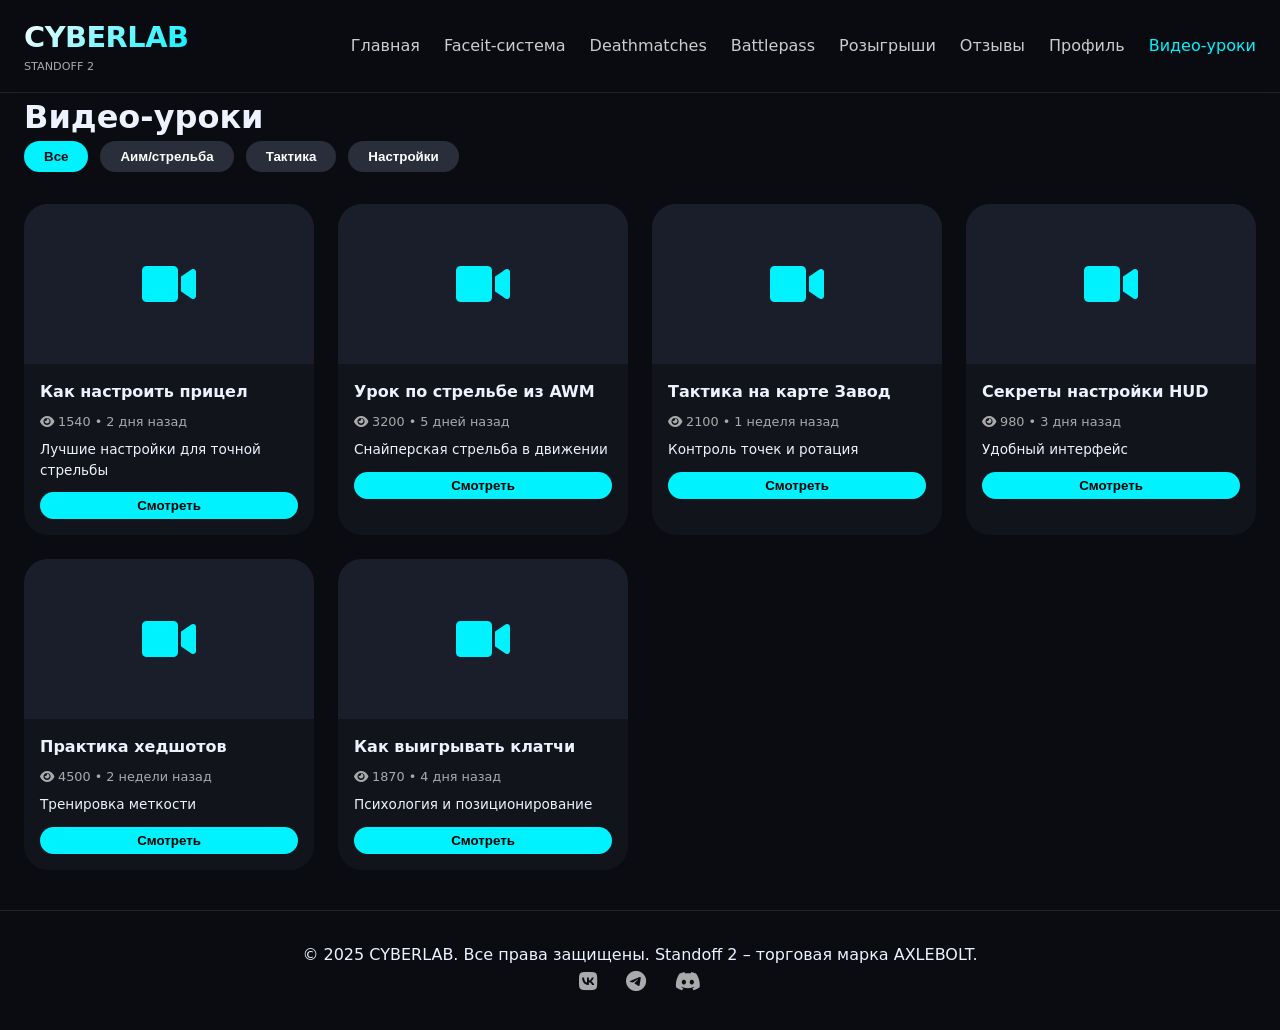
<file: videos.html>
<!DOCTYPE html>
<html lang="ru">
<head>
    <meta charset="UTF-8">
    <meta name="viewport" content="width=device-width, initial-scale=1.0">
    <title>Видео-уроки | CYBERLAB</title>
    <link rel="stylesheet" href="css/style.css">
    <link rel="stylesheet" href="https://cdnjs.cloudflare.com/ajax/libs/font-awesome/6.0.0-beta3/css/all.min.css">
</head>
<body>
    <header>
        <div class="container">
            <div class="logo">
                <h1>CYBERLAB</h1>
                <span>STANDOFF 2</span>
            </div>
            <nav>
                <ul>
                    <li><a href="index.html">Главная</a></li>
                    <li><a href="faceit.html">Faceit-система</a></li>
                    <li><a href="deathmatches.html">Deathmatches</a></li>
                    <li><a href="battlepass.html">Battlepass</a></li>
                    <li><a href="giveaways.html">Розыгрыши</a></li>
                    <li><a href="reviews.html">Отзывы</a></li>
                    <li><a href="profile.html">Профиль</a></li>
                    <li><a href="videos.html" class="active">Видео-уроки</a></li>
                </ul>
            </nav>
            <div class="burger">
                <i class="fas fa-bars"></i>
            </div>
        </div>
    </header>

    <main>
        <div class="container">
            <h1>Видео-уроки</h1>
            <div class="video-filters">
                <button class="filter-btn active" data-cat="all">Все</button>
                <button class="filter-btn" data-cat="aim">Аим/стрельба</button>
                <button class="filter-btn" data-cat="tactics">Тактика</button>
                <button class="filter-btn" data-cat="settings">Настройки</button>
            </div>
            <div class="videos-grid" id="videosGrid"></div>
        </div>
    </main>

    <footer>
        <div class="container">
            <p>&copy; 2025 CYBERLAB. Все права защищены. Standoff 2 – торговая марка AXLEBOLT.</p>
            <div class="socials">
                <a href="#"><i class="fab fa-vk"></i></a>
                <a href="#"><i class="fab fa-telegram"></i></a>
                <a href="#"><i class="fab fa-discord"></i></a>
            </div>
        </div>
    </footer>

    <style>
        .video-filters { display: flex; gap: 12px; margin-bottom: 32px; flex-wrap: wrap; }
        .filter-btn { background: #2a2e3a; border: none; padding: 8px 20px; border-radius: 40px; cursor: pointer; color: white; }
        .filter-btn.active { background: #00f2fe; color: #0a0c12; }
        .videos-grid { display: grid; grid-template-columns: repeat(auto-fit, minmax(280px, 1fr)); gap: 24px; }
        .video-card { background: rgba(20,24,32,0.7); border-radius: 24px; overflow: hidden; transition: 0.2s; }
        .video-card:hover { transform: translateY(-4px); border-color: #00f2fe; }
        .video-thumb { background: #1a1e2a; height: 160px; display: flex; align-items: center; justify-content: center; font-size: 3rem; color: #00f2fe; }
        .video-info { padding: 16px; }
        .video-title { font-weight: bold; margin-bottom: 8px; }
        .video-stats { font-size: 0.8rem; color: #aaa; margin-bottom: 8px; }
        .video-desc { font-size: 0.85rem; }
        .watch-btn { background: #00f2fe; border: none; padding: 6px 12px; border-radius: 20px; margin-top: 12px; cursor: pointer; width: 100%; }
    </style>

    <script>
        const videos = [
            { title: "Как настроить прицел", category: "settings", views: 1540, date: "2 дня назад", desc: "Лучшие настройки для точной стрельбы", embed: "#" },
            { title: "Урок по стрельбе из AWM", category: "aim", views: 3200, date: "5 дней назад", desc: "Снайперская стрельба в движении", embed: "#" },
            { title: "Тактика на карте Завод", category: "tactics", views: 2100, date: "1 неделя назад", desc: "Контроль точек и ротация", embed: "#" },
            { title: "Секреты настройки HUD", category: "settings", views: 980, date: "3 дня назад", desc: "Удобный интерфейс", embed: "#" },
            { title: "Практика хедшотов", category: "aim", views: 4500, date: "2 недели назад", desc: "Тренировка меткости", embed: "#" },
            { title: "Как выигрывать клатчи", category: "tactics", views: 1870, date: "4 дня назад", desc: "Психология и позиционирование", embed: "#" }
        ];

        function renderVideos(category = "all") {
            const container = document.getElementById("videosGrid");
            const filtered = category === "all" ? videos : videos.filter(v => v.category === category);
            container.innerHTML = filtered.map(v => `
                <div class="video-card">
                    <div class="video-thumb"><i class="fas fa-video"></i></div>
                    <div class="video-info">
                        <div class="video-title">${v.title}</div>
                        <div class="video-stats"><i class="fas fa-eye"></i> ${v.views} • ${v.date}</div>
                        <div class="video-desc">${v.desc}</div>
                        <button class="watch-btn" data-title="${v.title}">Смотреть</button>
                    </div>
                </div>
            `).join("");
            document.querySelectorAll('.watch-btn').forEach(btn => {
                btn.addEventListener('click', () => alert(`Видео "${btn.dataset.title}" откроется на YouTube (демо)`));
            });
        }

        document.querySelectorAll('.filter-btn').forEach(btn => {
            btn.addEventListener('click', () => {
                document.querySelectorAll('.filter-btn').forEach(b => b.classList.remove('active'));
                btn.classList.add('active');
                renderVideos(btn.dataset.cat);
            });
        });
        renderVideos();
    </script>
    <script src="js/main.js"></script>
</body>
</html>
</file>
<file: css/style.css>
* {
    margin: 0;
    padding: 0;
    box-sizing: border-box;
}

body {
    font-family: 'Segoe UI', 'Inter', system-ui, sans-serif;
    background: #0a0c12;
    color: #eef2ff;
    line-height: 1.5;
}

.container {
    max-width: 1280px;
    margin: 0 auto;
    padding: 0 24px;
}

/* Header */
header {
    background: rgba(10, 12, 18, 0.9);
    backdrop-filter: blur(10px);
    border-bottom: 1px solid rgba(255,255,255,0.1);
    position: sticky;
    top: 0;
    z-index: 100;
}
header .container {
    display: flex;
    justify-content: space-between;
    align-items: center;
    padding: 16px 24px;
}
.logo h1 {
    font-size: 1.8rem;
    letter-spacing: -0.5px;
    background: linear-gradient(135deg, #fff, #00f2fe);
    -webkit-background-clip: text;
    background-clip: text;
    color: transparent;
}
.logo span {
    font-size: 0.7rem;
    color: #aaa;
    display: block;
}
nav ul {
    display: flex;
    list-style: none;
    gap: 24px;
}
nav a {
    color: #ccc;
    text-decoration: none;
    font-weight: 500;
    transition: 0.2s;
}
nav a:hover, nav a.active {
    color: #00f2fe;
}
.burger {
    display: none;
    font-size: 1.5rem;
    cursor: pointer;
}

/* Hero */
.hero {
    position: relative;
    min-height: 80vh;
    display: flex;
    align-items: center;
    justify-content: center;
    text-align: center;
    background: url('https://placehold.co/1920x1080/1a1e2a/white?text=Standoff2+Banner') center/cover no-repeat;
}
.hero-overlay {
    position: absolute;
    top: 0;
    left: 0;
    width: 100%;
    height: 100%;
    background: linear-gradient(135deg, rgba(0,0,0,0.7), rgba(0,0,0,0.9));
}
.hero-content {
    position: relative;
    z-index: 2;
}
.hero-content h1 {
    font-size: 4rem;
    margin-bottom: 1rem;
    text-shadow: 0 0 15px #00f2fe;
}
.online-counter {
    font-size: 1.2rem;
    margin: 20px 0;
    background: rgba(0,242,254,0.2);
    display: inline-block;
    padding: 8px 20px;
    border-radius: 40px;
    backdrop-filter: blur(4px);
}
.online-counter i {
    color: #00ff00;
    margin-right: 8px;
}
.btn-primary, .btn-secondary {
    display: inline-block;
    padding: 12px 28px;
    border-radius: 40px;
    text-decoration: none;
    font-weight: bold;
    margin: 0 8px;
    transition: 0.2s;
}
.btn-primary {
    background: #00f2fe;
    color: #0a0c12;
}
.btn-primary:hover {
    background: #00c8d4;
    transform: scale(1.02);
}
.btn-secondary {
    background: transparent;
    border: 1px solid #00f2fe;
    color: #00f2fe;
}
.btn-secondary:hover {
    background: rgba(0,242,254,0.1);
}

/* Общие секции */
section {
    padding: 60px 0;
}
h2 {
    font-size: 2rem;
    margin-bottom: 32px;
    border-left: 4px solid #00f2fe;
    padding-left: 20px;
}

/* Сетка матчей */
.matches-grid {
    display: grid;
    grid-template-columns: repeat(auto-fit, minmax(280px, 1fr));
    gap: 20px;
}
.match-card {
    background: rgba(20,24,32,0.8);
    backdrop-filter: blur(8px);
    border-radius: 24px;
    padding: 20px;
    border: 1px solid rgba(255,255,255,0.1);
    transition: 0.2s;
}
.match-card:hover {
    border-color: #00f2fe;
    transform: translateY(-4px);
}
.match-card h3 {
    margin-bottom: 8px;
}
.match-card .players {
    color: #aaa;
    font-size: 0.9rem;
    margin: 8px 0;
}
.match-card .btn-sm {
    background: #00f2fe;
    color: #0a0c12;
    padding: 6px 12px;
    border-radius: 20px;
    text-decoration: none;
    font-size: 0.8rem;
    display: inline-block;
}

/* Карусель */
.carousel-container {
    position: relative;
    overflow: hidden;
    border-radius: 24px;
}
.carousel-slide {
    display: flex;
    transition: transform 0.5s ease;
}
.carousel-slide .giveaway-item {
    min-width: 100%;
    background: #1a1e2a;
    padding: 30px;
    text-align: center;
}
.carousel-btn {
    position: absolute;
    top: 50%;
    transform: translateY(-50%);
    background: rgba(0,0,0,0.6);
    color: white;
    border: none;
    font-size: 2rem;
    cursor: pointer;
    padding: 0 16px;
    height: 60px;
    border-radius: 30px;
}
.prev { left: 10px; }
.next { right: 10px; }

/* Таблицы и формы (для других страниц) */
.table-container {
    overflow-x: auto;
    background: rgba(20,24,32,0.7);
    border-radius: 24px;
    padding: 16px;
}
table {
    width: 100%;
    border-collapse: collapse;
}
th, td {
    padding: 12px;
    text-align: left;
    border-bottom: 1px solid rgba(255,255,255,0.1);
}
th {
    color: #00f2fe;
}
button {
    background: #00f2fe;
    border: none;
    padding: 12px 24px;
    border-radius: 40px;
    font-weight: bold;
    cursor: pointer;
    transition: 0.2s;
}
button:hover {
    background: #00c8d4;
    transform: scale(1.02);
}

/* Модальное окно поиска */
.modal {
    display: none;
    position: fixed;
    z-index: 1000;
    left: 0;
    top: 0;
    width: 100%;
    height: 100%;
    background-color: rgba(0,0,0,0.7);
    backdrop-filter: blur(5px);
    align-items: center;
    justify-content: center;
}
.modal-content {
    background: #1a1e2a;
    padding: 32px;
    border-radius: 32px;
    text-align: center;
    min-width: 280px;
    border: 1px solid #00f2fe;
    box-shadow: 0 0 20px rgba(0,242,254,0.3);
}
.spinner {
    width: 50px;
    height: 50px;
    border: 4px solid rgba(0,242,254,0.2);
    border-top: 4px solid #00f2fe;
    border-radius: 50%;
    animation: spin 1s linear infinite;
    margin: 0 auto 20px;
}
@keyframes spin {
    0% { transform: rotate(0deg); }
    100% { transform: rotate(360deg); }
}
#modalMessage {
    font-size: 1.2rem;
    color: #fff;
}

footer {
    text-align: center;
    padding: 32px 0;
    border-top: 1px solid rgba(255,255,255,0.1);
    margin-top: 40px;
}
.socials a {
    color: #aaa;
    margin: 0 12px;
    font-size: 1.3rem;
}
.socials a:hover {
    color: #00f2fe;
}

@media (max-width: 768px) {
    nav ul {
        display: none;
        flex-direction: column;
        background: #0a0c12;
        position: absolute;
        top: 70px;
        left: 0;
        width: 100%;
        padding: 20px;
    }
    nav ul.show {
        display: flex;
    }
    .burger {
        display: block;
    }
    .hero-content h1 {
        font-size: 2.5rem;
    }
}
/* Стили для лобби */
.lobby-container {
    background: #0a0c12;
    border-radius: 32px;
    width: 90%;
    max-width: 1000px;
    padding: 24px;
    border: 1px solid #00f2fe;
    box-shadow: 0 0 25px rgba(0,242,254,0.3);
}
.lobby-header {
    display: flex;
    justify-content: space-between;
    align-items: center;
    margin-bottom: 24px;
    border-bottom: 1px solid #2a2e3a;
    padding-bottom: 16px;
}
.lobby-header h2 {
    margin: 0;
    font-size: 1.8rem;
    border-left: none;
    padding-left: 0;
}
.close-lobby {
    background: none;
    border: none;
    color: #aaa;
    font-size: 2rem;
    cursor: pointer;
}
.close-lobby:hover {
    color: #00f2fe;
}
.lobby-content {
    display: flex;
    flex-wrap: wrap;
    gap: 24px;
    justify-content: space-between;
    margin-bottom: 24px;
}
.team-card {
    flex: 1;
    min-width: 200px;
    background: #1a1e2a;
    border-radius: 24px;
    padding: 16px;
}
.team-card h3 {
    text-align: center;
    margin-bottom: 16px;
    color: #00f2fe;
}
.team-players {
    display: flex;
    flex-direction: column;
    gap: 8px;
}
.player-row {
    background: #2a2e3a;
    padding: 10px;
    border-radius: 12px;
    text-align: center;
}
.empty-slot {
    color: #aaa;
    border: 1px dashed #555;
    background: transparent;
    cursor: pointer;
}
.empty-slot:hover {
    border-color: #00f2fe;
    color: #00f2fe;
}
.opponent-slot {
    background: #2a2e3a;
    color: #ccc;
}
.match-info {
    flex: 1;
    min-width: 200px;
    background: #1a1e2a;
    border-radius: 24px;
    padding: 24px;
    text-align: center;
    display: flex;
    flex-direction: column;
    justify-content: center;
}
.map-name {
    font-size: 2rem;
    font-weight: bold;
    margin-bottom: 16px;
    color: #00f2fe;
}
.timer {
    font-size: 3rem;
    font-weight: bold;
    font-family: monospace;
}
.timer-label {
    font-size: 0.9rem;
    color: #aaa;
}
.invite-btn, .leave-lobby {
    margin-top: 16px;
    width: 100%;
}
.leave-lobby {
    background: #f44336;
    color: white;
}
.leave-lobby:hover {
    background: #d32f2f;
}
@media (max-width: 768px) {
    .lobby-content {
        flex-direction: column;
    }
}
</file>
